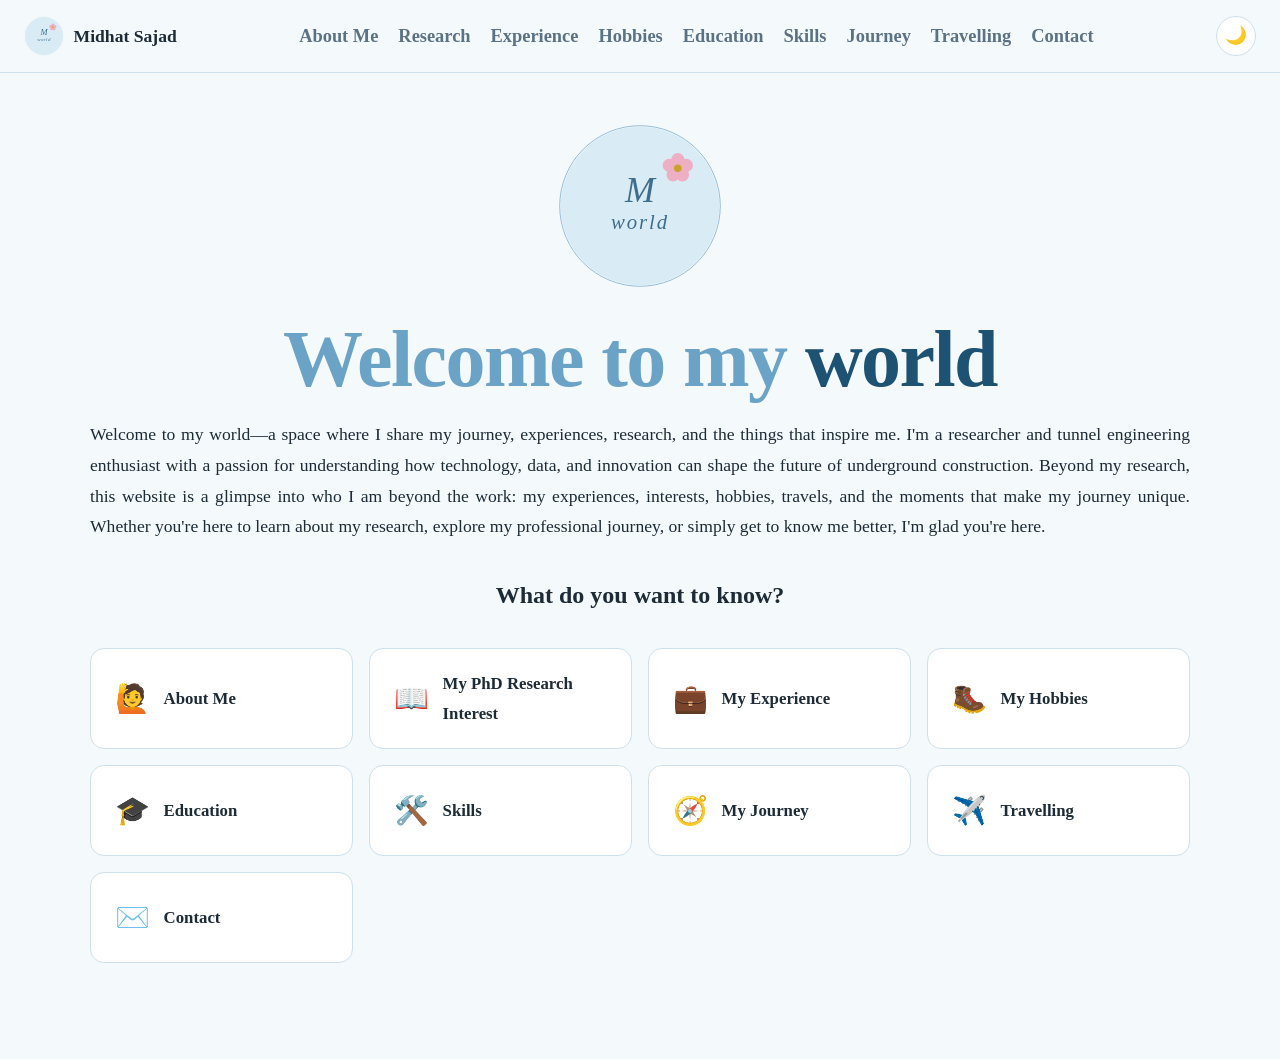
<file: index.html>
<!doctype html>
<html lang="en">
<head>
  <meta charset="utf-8">
  <meta name="viewport" content="width=device-width, initial-scale=1">
  <title>Midhat Sajad</title>
  <link rel="stylesheet" href="style.css">
  <link rel="icon" type="image/svg+xml" href="assets/logo.svg">
  <script src="assets/js/theme.js"></script>
</head>
<body>

  <nav class="site-nav">
    <a class="brand" href="index.html"><img src="assets/logo.svg" alt="" class="brand-logo" aria-hidden="true">Midhat Sajad</a>
    <ul>
      <li><a href="about.html">About Me</a></li>
      <li><a href="intro.html">Research</a></li>
      <li><a href="experience.html">Experience</a></li>
      <li><a href="hobbies.html">Hobbies</a></li>
      <li><a href="education.html">Education</a></li>
      <li><a href="skills.html">Skills</a></li>
      <li><a href="journey.html">Journey</a></li>
      <li><a href="travelling.html">Travelling</a></li>
      <li><a href="contact.html">Contact</a></li>
    </ul>
    <button class="theme-toggle" type="button" aria-label="Switch to dark mode">🌙</button>
  </nav>

  <header class="hero">
    <img src="assets/logo.svg" alt="Midhat Sajad monogram logo" class="hero-logo">
    <h1><span class="tone-1">Welcome to my</span> <span class="tone-2">world</span></h1>
    <p class="intro-copy">
      Welcome to my world&mdash;a space where I share my journey, experiences,
      research, and the things that inspire me. I'm a researcher and tunnel
      engineering enthusiast with a passion for understanding how technology,
      data, and innovation can shape the future of underground construction.
      Beyond my research, this website is a glimpse into who I am beyond the
      work: my experiences, interests, hobbies, travels, and the moments that
      make my journey unique. Whether you're here to learn about my research,
      explore my professional journey, or simply get to know me better, I'm
      glad you're here.
    </p>
    <p class="prompt">What do you want to know?</p>

    <div class="menu-grid">
      <a class="menu-card" href="about.html">
        <span class="emoji" aria-hidden="true">🙋</span>
        About Me
      </a>
      <a class="menu-card" href="intro.html">
        <span class="emoji" aria-hidden="true">📖</span>
        My PhD Research Interest
      </a>
      <a class="menu-card" href="experience.html">
        <span class="emoji" aria-hidden="true">💼</span>
        My Experience
      </a>
      <a class="menu-card" href="hobbies.html">
        <span class="emoji" aria-hidden="true">🥾</span>
        My Hobbies
      </a>
      <a class="menu-card" href="education.html">
        <span class="emoji" aria-hidden="true">🎓</span>
        Education
      </a>
      <a class="menu-card" href="skills.html">
        <span class="emoji" aria-hidden="true">🛠️</span>
        Skills
      </a>
      <a class="menu-card" href="journey.html">
        <span class="emoji" aria-hidden="true">🧭</span>
        My Journey
      </a>
      <a class="menu-card" href="travelling.html">
        <span class="emoji" aria-hidden="true">✈️</span>
        Travelling
      </a>
      <a class="menu-card" href="contact.html">
        <span class="emoji" aria-hidden="true">✉️</span>
        Contact
      </a>
    </div>
  </header>

</body>
</html>
</file>
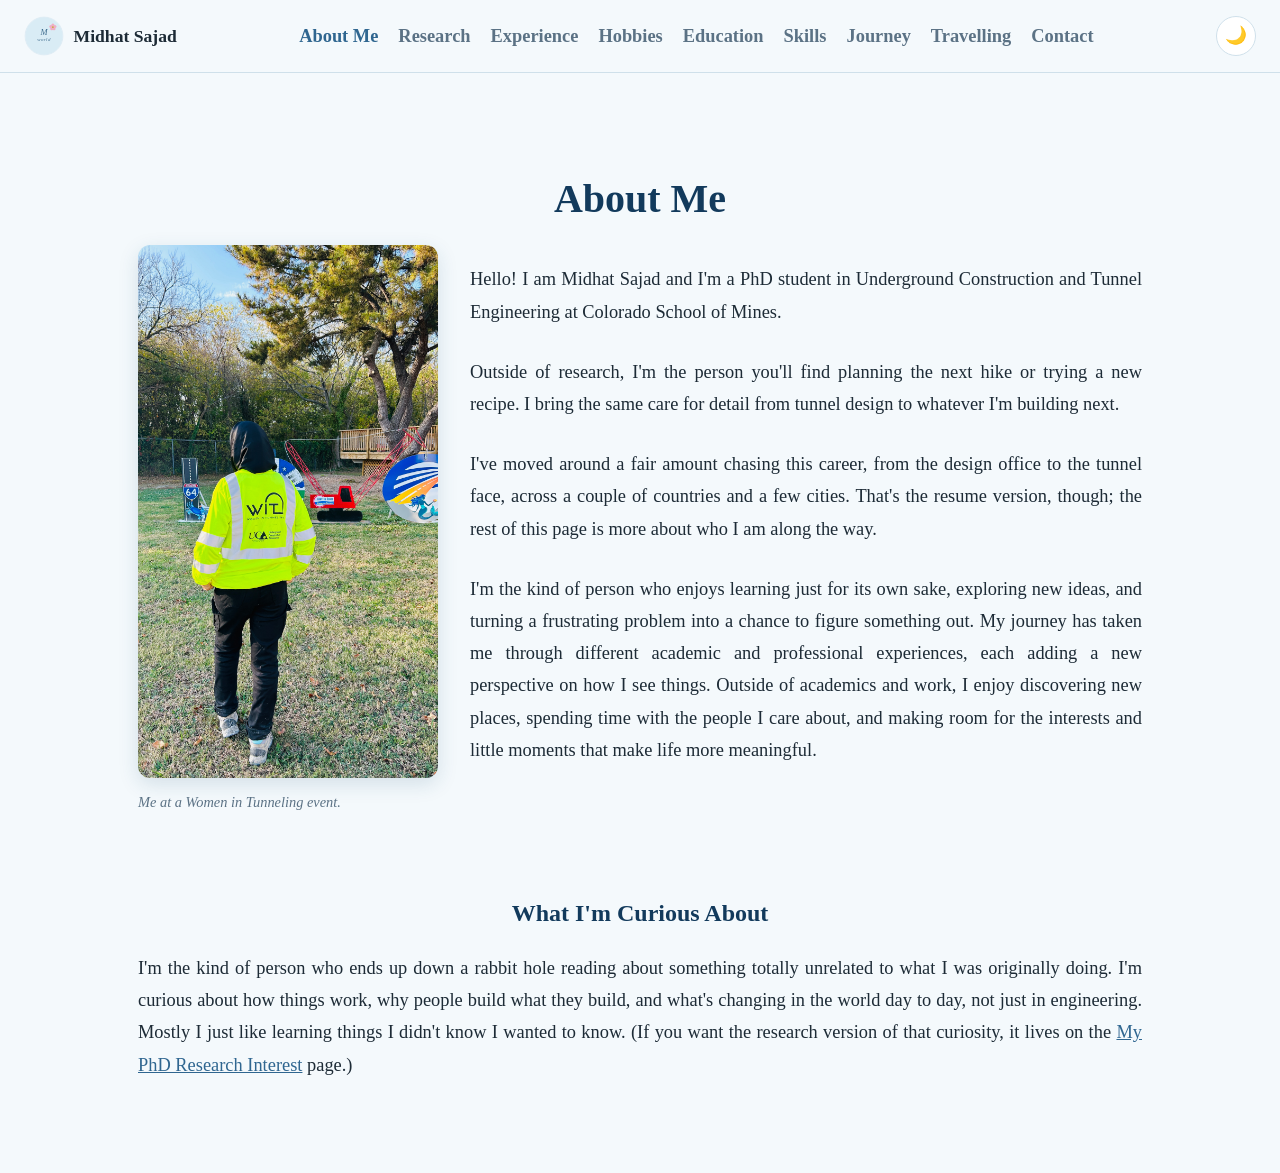
<file: about.html>
<!doctype html>
<html lang="en">
<head>
  <meta charset="utf-8">
  <meta name="viewport" content="width=device-width, initial-scale=1">
  <title>About Me · Midhat Sajad</title>
  <link rel="stylesheet" href="style.css">
  <link rel="icon" type="image/svg+xml" href="assets/logo.svg">
  <script src="assets/js/theme.js"></script>
</head>
<body>

  <nav class="site-nav">
    <a class="brand" href="index.html"><img src="assets/logo.svg" alt="" class="brand-logo" aria-hidden="true">Midhat Sajad</a>
    <ul>
      <li><a href="about.html" class="active">About Me</a></li>
      <li><a href="intro.html">Research</a></li>
      <li><a href="experience.html">Experience</a></li>
      <li><a href="hobbies.html">Hobbies</a></li>
      <li><a href="education.html">Education</a></li>
      <li><a href="skills.html">Skills</a></li>
      <li><a href="journey.html">Journey</a></li>
      <li><a href="travelling.html">Travelling</a></li>
      <li><a href="contact.html">Contact</a></li>
    </ul>
    <button class="theme-toggle" type="button" aria-label="Switch to dark mode">🌙</button>
  </nav>

  <main class="page">
    <section class="about">
      <h1>About Me</h1>

      <div class="about-content">
        <div class="profile-photo-wrap">
          <img
            src="assets/photos/WIT.jpg"
            alt="Midhat Sajad wearing a Women in Tunneling (WIT) high-visibility jacket at an underground construction industry event"
            class="profile-photo"
          >
          <p class="profile-photo-caption">Me at a Women in Tunneling event.</p>
        </div>

        <div class="about-text">
          <p>
            Hello! I am Midhat Sajad and I'm a PhD student in Underground
            Construction and Tunnel Engineering at Colorado School of Mines.
          </p>
          <p>
            Outside of research, I'm the person you'll find planning the next hike or
            trying a new recipe. I bring the same care for detail from tunnel design
            to whatever I'm building next.
          </p>
          <p>
            I've moved around a fair amount chasing this career, from the design
            office to the tunnel face, across a couple of countries and a few
            cities. That's the resume version, though; the rest of this page is
            more about who I am along the way.
          </p>
          <p>
            I'm the kind of person who enjoys learning just for its own sake,
            exploring new ideas, and turning a frustrating problem into a chance
            to figure something out. My journey has taken me through different
            academic and professional experiences, each adding a new perspective
            on how I see things. Outside of academics and work, I enjoy
            discovering new places, spending time with the people I care about,
            and making room for the interests and little moments that make life
            more meaningful.
          </p>
        </div>
      </div>
    </section>

    <section class="subsection">
      <h2>What I'm Curious About</h2>
      <p>
        I'm the kind of person who ends up down a rabbit hole reading about
        something totally unrelated to what I was originally doing. I'm
        curious about how things work, why people build what they build,
        and what's changing in the world day to day, not just in
        engineering. Mostly I just like learning things I didn't know I
        wanted to know. (If you want the research version of that curiosity,
        it lives on the <a href="intro.html">My PhD Research Interest</a> page.)
      </p>
    </section>
  </main>

</body>
</html>
</file>
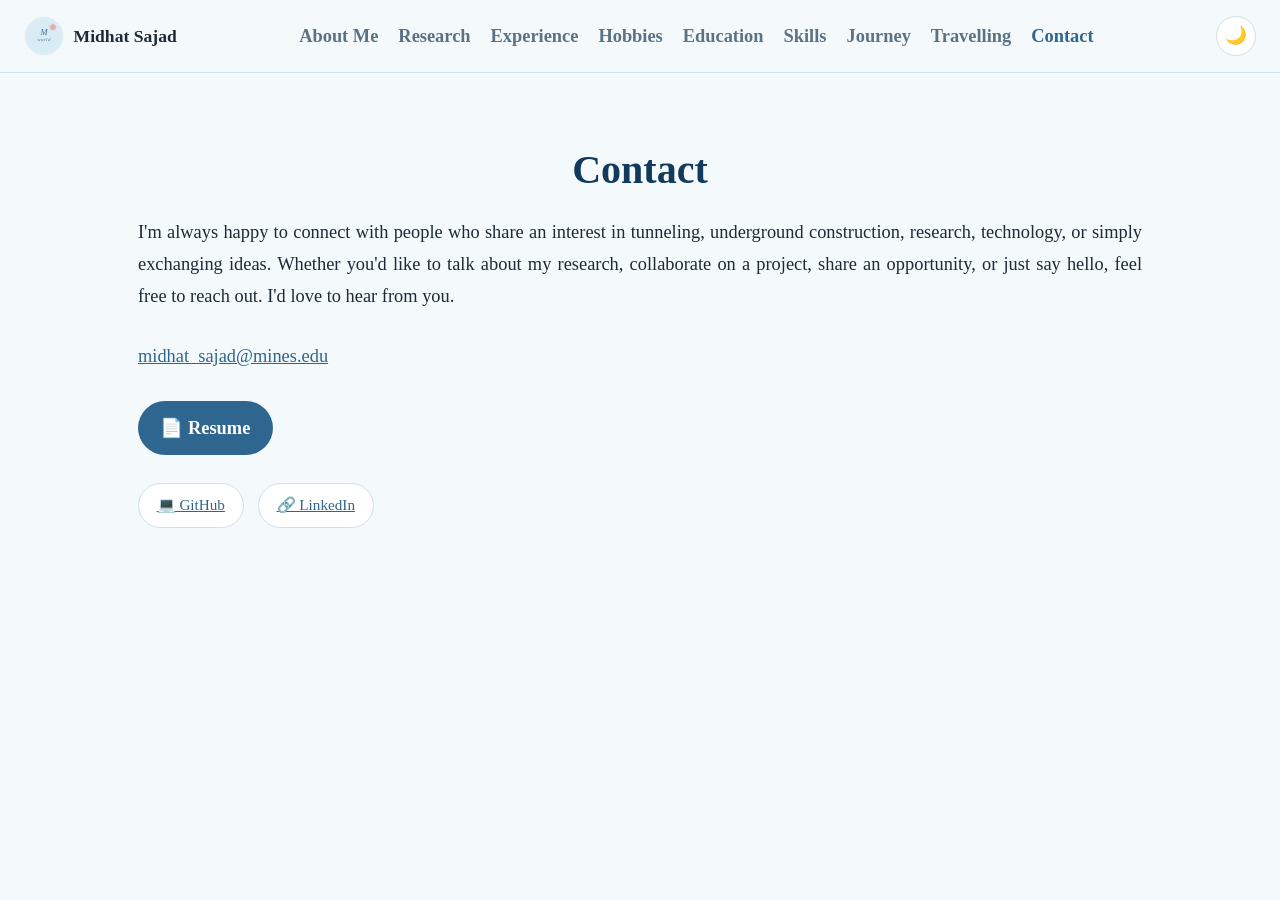
<file: contact.html>
<!doctype html>
<html lang="en">
<head>
  <meta charset="utf-8">
  <meta name="viewport" content="width=device-width, initial-scale=1">
  <title>Contact · Midhat Sajad</title>
  <link rel="stylesheet" href="style.css">
  <link rel="icon" type="image/svg+xml" href="assets/logo.svg">
  <script src="assets/js/theme.js"></script>
</head>
<body>

  <nav class="site-nav">
    <a class="brand" href="index.html"><img src="assets/logo.svg" alt="" class="brand-logo" aria-hidden="true">Midhat Sajad</a>
    <ul>
      <li><a href="about.html">About Me</a></li>
      <li><a href="intro.html">Research</a></li>
      <li><a href="experience.html">Experience</a></li>
      <li><a href="hobbies.html">Hobbies</a></li>
      <li><a href="education.html">Education</a></li>
      <li><a href="skills.html">Skills</a></li>
      <li><a href="journey.html">Journey</a></li>
      <li><a href="travelling.html">Travelling</a></li>
      <li><a href="contact.html" class="active">Contact</a></li>
    </ul>
    <button class="theme-toggle" type="button" aria-label="Switch to dark mode">🌙</button>
  </nav>

  <main class="page">
    <h1>Contact</h1>
    <p>
      I'm always happy to connect with people who share an interest in
      tunneling, underground construction, research, technology, or simply
      exchanging ideas. Whether you'd like to talk about my research,
      collaborate on a project, share an opportunity, or just say hello,
      feel free to reach out. I'd love to hear from you.
    </p>
    <p>
      <a href="mailto:midhat_sajad@mines.edu">midhat_sajad@mines.edu</a>
    </p>
    <p>
      <a class="btn" href="assets/SajadMidhat_Resume.pdf" target="_blank" rel="noopener">📄 Resume</a>
    </p>
    <ul class="little-things">
      <li><a href="https://github.com/midhatsajad" target="_blank" rel="noopener">💻 GitHub</a></li>
      <li><a href="https://www.linkedin.com/in/midhatsajad88" target="_blank" rel="noopener">🔗 LinkedIn</a></li>
    </ul>
  </main>

</body>
</html>
</file>
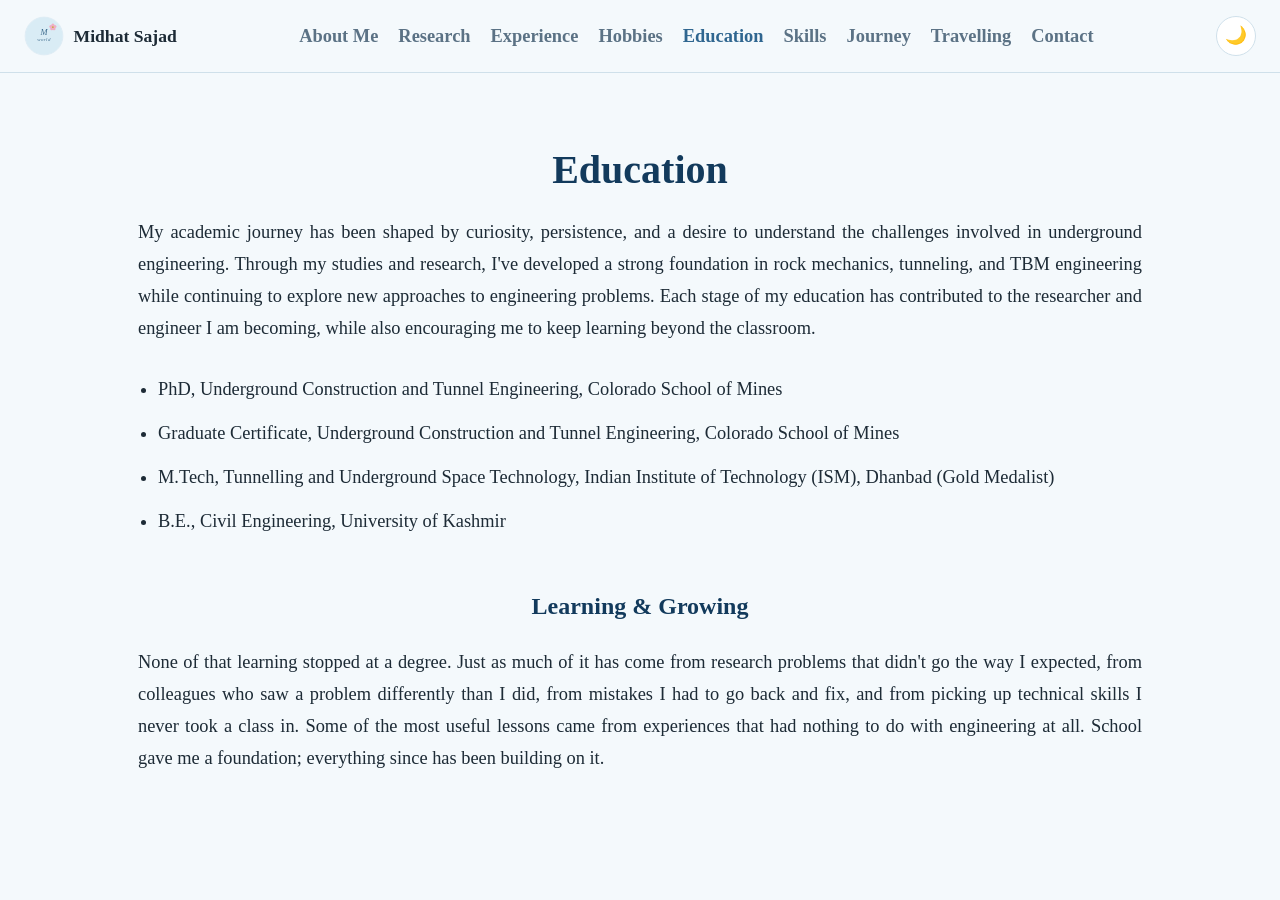
<file: education.html>
<!doctype html>
<html lang="en">
<head>
  <meta charset="utf-8">
  <meta name="viewport" content="width=device-width, initial-scale=1">
  <title>Education · Midhat Sajad</title>
  <link rel="stylesheet" href="style.css">
  <link rel="icon" type="image/svg+xml" href="assets/logo.svg">
  <script src="assets/js/theme.js"></script>
</head>
<body>

  <nav class="site-nav">
    <a class="brand" href="index.html"><img src="assets/logo.svg" alt="" class="brand-logo" aria-hidden="true">Midhat Sajad</a>
    <ul>
      <li><a href="about.html">About Me</a></li>
      <li><a href="intro.html">Research</a></li>
      <li><a href="experience.html">Experience</a></li>
      <li><a href="hobbies.html">Hobbies</a></li>
      <li><a href="education.html" class="active">Education</a></li>
      <li><a href="skills.html">Skills</a></li>
      <li><a href="journey.html">Journey</a></li>
      <li><a href="travelling.html">Travelling</a></li>
      <li><a href="contact.html">Contact</a></li>
    </ul>
    <button class="theme-toggle" type="button" aria-label="Switch to dark mode">🌙</button>
  </nav>

  <main class="page">
    <h1>Education</h1>
    <p class="page-intro">
      My academic journey has been shaped by curiosity, persistence, and a
      desire to understand the challenges involved in underground
      engineering. Through my studies and research, I've developed a strong
      foundation in rock mechanics, tunneling, and TBM engineering while
      continuing to explore new approaches to engineering problems. Each
      stage of my education has contributed to the researcher and engineer
      I am becoming, while also encouraging me to keep learning beyond the
      classroom.
    </p>
    <ul class="edu-list">
      <li>PhD, Underground Construction and Tunnel Engineering, Colorado School of Mines</li>
      <li>Graduate Certificate, Underground Construction and Tunnel Engineering, Colorado School of Mines</li>
      <li>M.Tech, Tunnelling and Underground Space Technology, Indian Institute of Technology (ISM), Dhanbad (Gold Medalist)</li>
      <li>B.E., Civil Engineering, University of Kashmir</li>
    </ul>

    <section class="subsection">
      <h2>Learning &amp; Growing</h2>
      <p>
        None of that learning stopped at a degree. Just as much of it has
        come from research problems that didn't go the way I expected, from
        colleagues who saw a problem differently than I did, from mistakes I
        had to go back and fix, and from picking up technical skills I never
        took a class in. Some of the most useful lessons came from
        experiences that had nothing to do with engineering at all. School
        gave me a foundation; everything since has been building on it.
      </p>
    </section>
  </main>

</body>
</html>
</file>
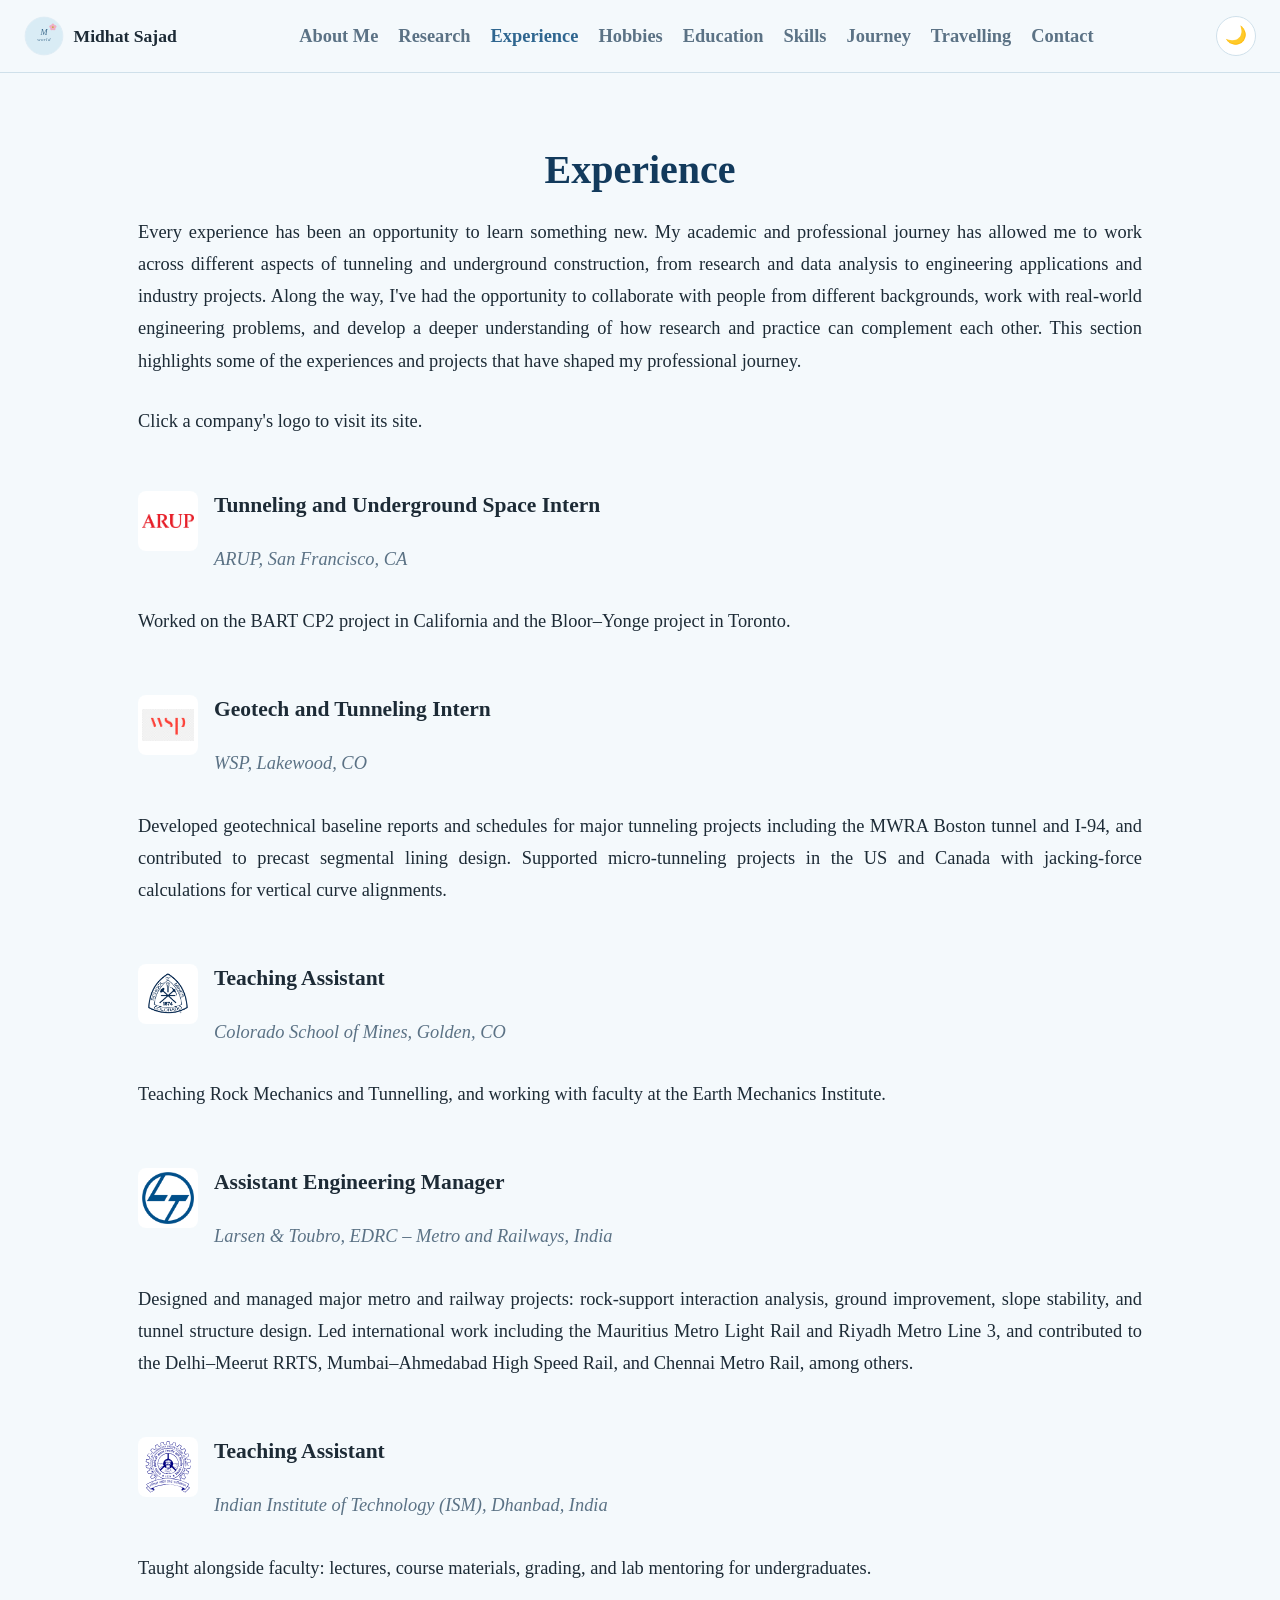
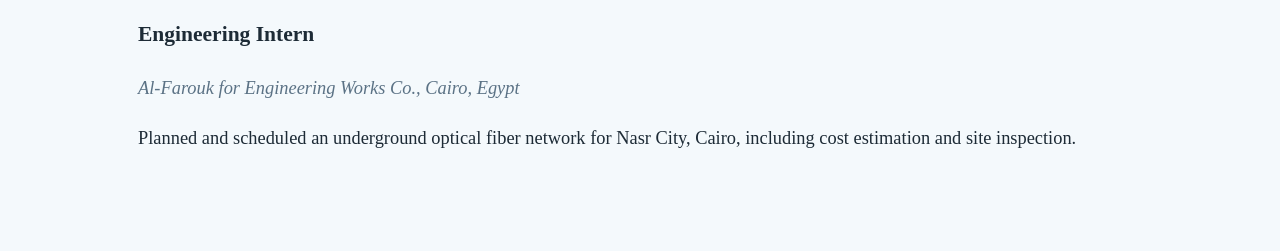
<file: experience.html>
<!doctype html>
<html lang="en">
<head>
  <meta charset="utf-8">
  <meta name="viewport" content="width=device-width, initial-scale=1">
  <title>Experience · Midhat Sajad</title>
  <link rel="stylesheet" href="style.css">
  <link rel="icon" type="image/svg+xml" href="assets/logo.svg">
  <script src="assets/js/theme.js"></script>
</head>
<body>

  <nav class="site-nav">
    <a class="brand" href="index.html"><img src="assets/logo.svg" alt="" class="brand-logo" aria-hidden="true">Midhat Sajad</a>
    <ul>
      <li><a href="about.html">About Me</a></li>
      <li><a href="intro.html">Research</a></li>
      <li><a href="experience.html" class="active">Experience</a></li>
      <li><a href="hobbies.html">Hobbies</a></li>
      <li><a href="education.html">Education</a></li>
      <li><a href="skills.html">Skills</a></li>
      <li><a href="journey.html">Journey</a></li>
      <li><a href="travelling.html">Travelling</a></li>
      <li><a href="contact.html">Contact</a></li>
    </ul>
    <button class="theme-toggle" type="button" aria-label="Switch to dark mode">🌙</button>
  </nav>

  <main class="page">
    <h1>Experience</h1>
    <p class="page-intro">
      Every experience has been an opportunity to learn something new. My
      academic and professional journey has allowed me to work across
      different aspects of tunneling and underground construction, from
      research and data analysis to engineering applications and industry
      projects. Along the way, I've had the opportunity to collaborate with
      people from different backgrounds, work with real-world engineering
      problems, and develop a deeper understanding of how research and
      practice can complement each other. This section highlights some of
      the experiences and projects that have shaped my professional journey.
    </p>
    <p>Click a company's logo to visit its site.</p>

    <article class="entry">
      <div class="entry-header">
        <a href="https://www.arup.com" target="_blank" rel="noopener">
          <img src="assets/logos/Arup_Red_RGB.png" alt="Arup logo" class="company-logo">
        </a>
        <div>
          <h3>Tunneling and Underground Space Intern</h3>
          <p class="entry-meta">ARUP, San Francisco, CA</p>
        </div>
      </div>
      <p>Worked on the BART CP2 project in California and the Bloor&ndash;Yonge project in Toronto.</p>
    </article>

    <article class="entry">
      <div class="entry-header">
        <a href="https://www.wsp.com" target="_blank" rel="noopener">
          <img src="assets/logos/WSP_Red_RGB.png" alt="WSP logo" class="company-logo">
        </a>
        <div>
          <h3>Geotech and Tunneling Intern</h3>
          <p class="entry-meta">WSP, Lakewood, CO</p>
        </div>
      </div>
      <p>
        Developed geotechnical baseline reports and schedules for major
        tunneling projects including the MWRA Boston tunnel and I-94, and
        contributed to precast segmental lining design. Supported
        micro-tunneling projects in the US and Canada with jacking-force
        calculations for vertical curve alignments.
      </p>
    </article>

    <article class="entry">
      <div class="entry-header">
        <a href="https://www.mines.edu" target="_blank" rel="noopener">
          <img src="assets/logos/CSM.png" alt="Colorado School of Mines logo" class="company-logo">
        </a>
        <div>
          <h3>Teaching Assistant</h3>
          <p class="entry-meta">Colorado School of Mines, Golden, CO</p>
        </div>
      </div>
      <p>Teaching Rock Mechanics and Tunnelling, and working with faculty at the Earth Mechanics Institute.</p>
    </article>

    <article class="entry">
      <div class="entry-header">
        <a href="https://www.larsentoubro.com" target="_blank" rel="noopener">
          <img src="assets/logos/LnT.png" alt="Larsen & Toubro logo" class="company-logo">
        </a>
        <div>
          <h3>Assistant Engineering Manager</h3>
          <p class="entry-meta">Larsen &amp; Toubro, EDRC &ndash; Metro and Railways, India</p>
        </div>
      </div>
      <p>
        Designed and managed major metro and railway projects: rock-support
        interaction analysis, ground improvement, slope stability, and
        tunnel structure design. Led international work including the
        Mauritius Metro Light Rail and Riyadh Metro Line 3, and contributed
        to the Delhi&ndash;Meerut RRTS, Mumbai&ndash;Ahmedabad High Speed
        Rail, and Chennai Metro Rail, among others.
      </p>
    </article>

    <article class="entry">
      <div class="entry-header">
        <a href="https://www.iitism.ac.in" target="_blank" rel="noopener">
          <img src="assets/logos/IIT-ISM.svg" alt="IIT (ISM) Dhanbad logo" class="company-logo">
        </a>
        <div>
          <h3>Teaching Assistant</h3>
          <p class="entry-meta">Indian Institute of Technology (ISM), Dhanbad, India</p>
        </div>
      </div>
      <p>Taught alongside faculty: lectures, course materials, grading, and lab mentoring for undergraduates.</p>
    </article>

    <article class="entry">
      <h3>Engineering Intern</h3>
      <p class="entry-meta">Al-Farouk for Engineering Works Co., Cairo, Egypt</p>
      <p>Planned and scheduled an underground optical fiber network for Nasr City, Cairo, including cost estimation and site inspection.</p>
    </article>
  </main>

</body>
</html>
</file>
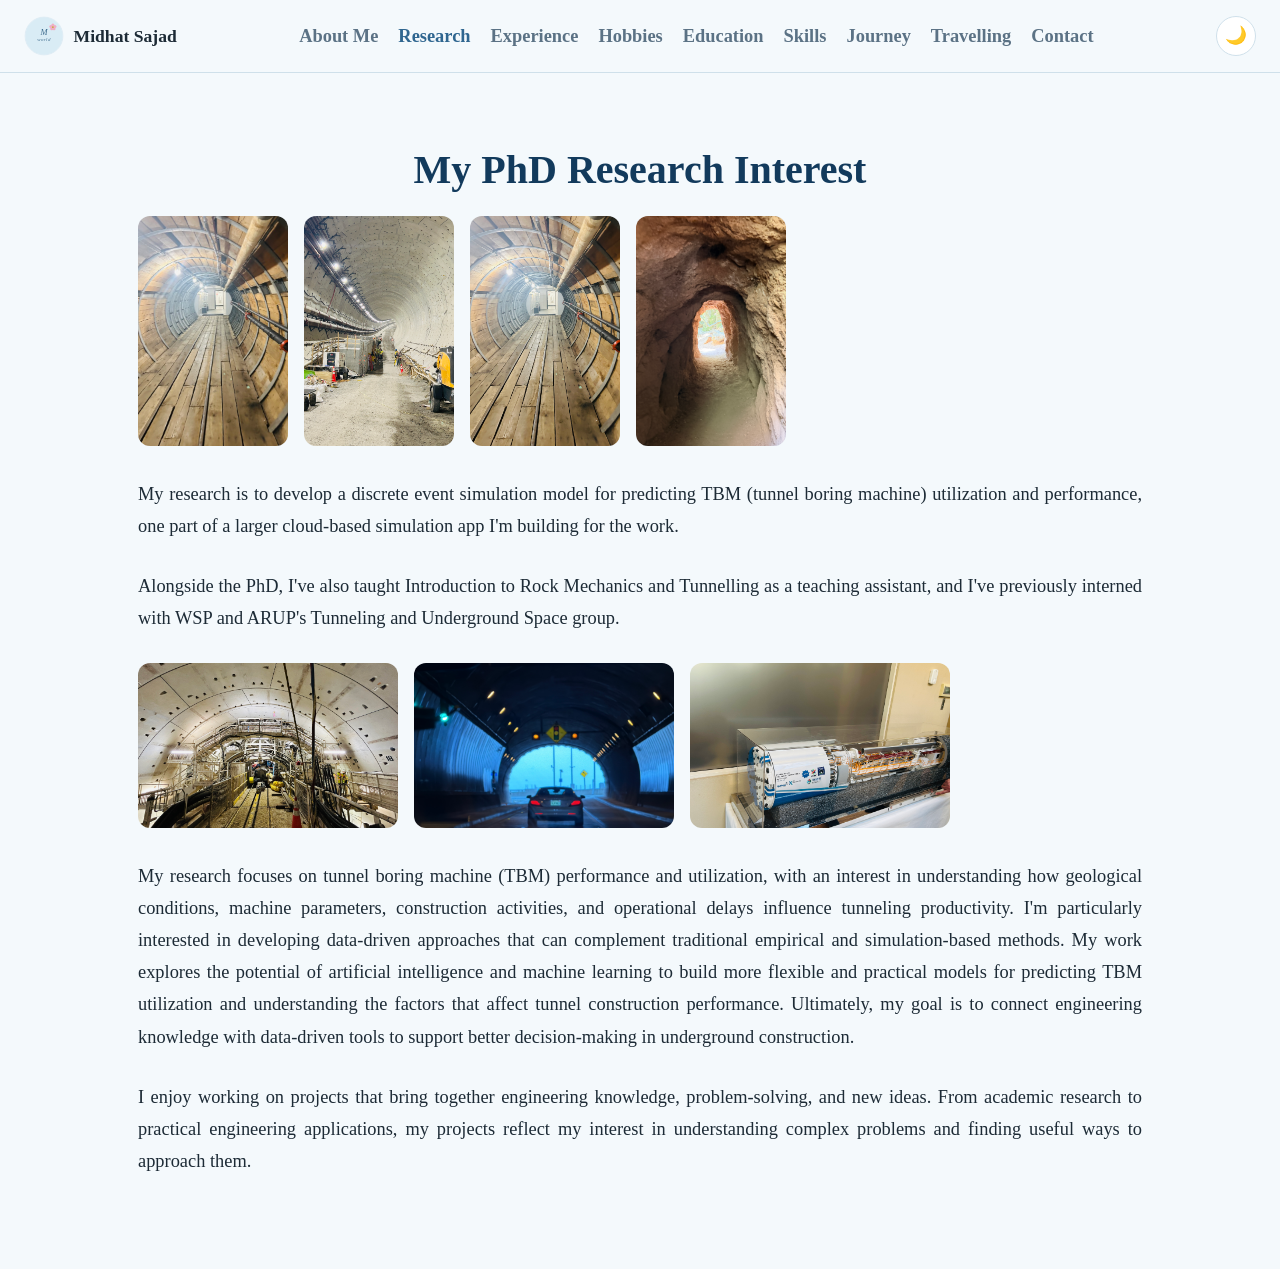
<file: intro.html>
<!doctype html>
<html lang="en">
<head>
  <meta charset="utf-8">
  <meta name="viewport" content="width=device-width, initial-scale=1">
  <title>My PhD Research Interest · Midhat Sajad</title>
  <link rel="stylesheet" href="style.css">
  <link rel="icon" type="image/svg+xml" href="assets/logo.svg">
  <script src="assets/js/theme.js"></script>
</head>
<body>

  <nav class="site-nav">
    <a class="brand" href="index.html"><img src="assets/logo.svg" alt="" class="brand-logo" aria-hidden="true">Midhat Sajad</a>
    <ul>
      <li><a href="about.html">About Me</a></li>
      <li><a href="intro.html" class="active">Research</a></li>
      <li><a href="experience.html">Experience</a></li>
      <li><a href="hobbies.html">Hobbies</a></li>
      <li><a href="education.html">Education</a></li>
      <li><a href="skills.html">Skills</a></li>
      <li><a href="journey.html">Journey</a></li>
      <li><a href="travelling.html">Travelling</a></li>
      <li><a href="contact.html">Contact</a></li>
    </ul>
    <button class="theme-toggle" type="button" aria-label="Switch to dark mode">🌙</button>
  </nav>

  <main class="page">
    <h1>My PhD Research Interest</h1>

    <div class="photo-row vertical">
      <img
        src="assets/photos/intro-photo.jpg"
        alt="Inside a timber-lined tunnel"
        class="intro-photo"
      >
      <img
        src="assets/TBM/IMG_7486.jpg"
        alt="Inside a TBM-bored tunnel, precast concrete lining segments and construction crew at work"
        class="intro-photo"
      >
      <img
        src="assets/photos/IMG_7834.jpg"
        alt="Looking down a wooden mine-shaft tunnel"
        class="intro-photo"
      >
      <img
        src="assets/TBM/IMG_9669.jpg"
        alt="Looking through a small excavated rock tunnel toward daylight"
        class="intro-photo"
      >
    </div>

    <p>
      My research is to develop a discrete event simulation model for
      predicting TBM (tunnel boring machine) utilization and performance,
      one part of a larger cloud-based simulation app I'm building for the
      work.
    </p>
    <p>
      Alongside the PhD, I've also taught Introduction to Rock Mechanics and
      Tunnelling as a teaching assistant, and I've previously interned with
      WSP and ARUP's Tunneling and Underground Space group.
    </p>

    <div class="photo-row horizontal">
      <img
        src="assets/TBM/IMG_7523.jpg"
        alt="Inside the trailing gear of a tunnel boring machine, with crew members on the gantry"
        class="intro-photo"
      >
      <img
        src="assets/TBM/IMG_7914.jpg"
        alt="Driving out through a tunnel portal at dusk"
        class="intro-photo"
      >
      <img
        src="assets/TBM/IMG_7772.jpg"
        alt="A cutaway scale model of a Robbins TBM from the Mumbai Metro Rail Project, Line 3"
        class="intro-photo"
      >
    </div>

    <p>
      My research focuses on tunnel boring machine (TBM) performance and
      utilization, with an interest in understanding how geological
      conditions, machine parameters, construction activities, and
      operational delays influence tunneling productivity. I'm particularly
      interested in developing data-driven approaches that can complement
      traditional empirical and simulation-based methods. My work explores
      the potential of artificial intelligence and machine learning to build
      more flexible and practical models for predicting TBM utilization and
      understanding the factors that affect tunnel construction performance.
      Ultimately, my goal is to connect engineering knowledge with
      data-driven tools to support better decision-making in underground
      construction.
    </p>
    <p>
      I enjoy working on projects that bring together engineering knowledge,
      problem-solving, and new ideas. From academic research to practical
      engineering applications, my projects reflect my interest in
      understanding complex problems and finding useful ways to approach
      them.
    </p>
  </main>

</body>
</html>
</file>
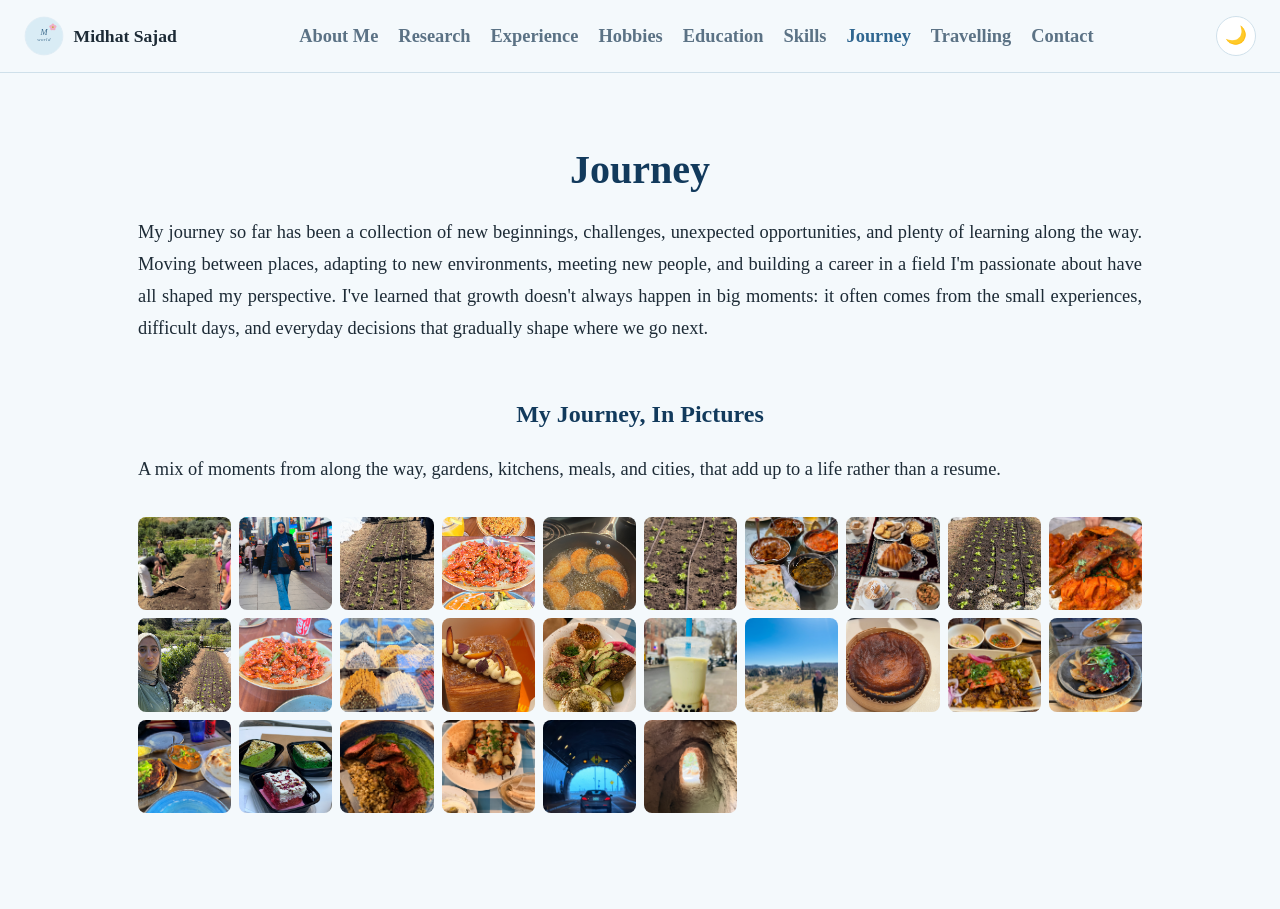
<file: journey.html>
<!doctype html>
<html lang="en">
<head>
  <meta charset="utf-8">
  <meta name="viewport" content="width=device-width, initial-scale=1">
  <title>Journey · Midhat Sajad</title>
  <link rel="stylesheet" href="style.css">
  <link rel="icon" type="image/svg+xml" href="assets/logo.svg">
  <script src="assets/js/theme.js"></script>
</head>
<body>

  <nav class="site-nav">
    <a class="brand" href="index.html"><img src="assets/logo.svg" alt="" class="brand-logo" aria-hidden="true">Midhat Sajad</a>
    <ul>
      <li><a href="about.html">About Me</a></li>
      <li><a href="intro.html">Research</a></li>
      <li><a href="experience.html">Experience</a></li>
      <li><a href="hobbies.html">Hobbies</a></li>
      <li><a href="education.html">Education</a></li>
      <li><a href="skills.html">Skills</a></li>
      <li><a href="journey.html" class="active">Journey</a></li>
      <li><a href="travelling.html">Travelling</a></li>
      <li><a href="contact.html">Contact</a></li>
    </ul>
    <button class="theme-toggle" type="button" aria-label="Switch to dark mode">🌙</button>
  </nav>

  <main class="page">
    <h1>Journey</h1>
    <p>
      My journey so far has been a collection of new beginnings, challenges,
      unexpected opportunities, and plenty of learning along the way. Moving
      between places, adapting to new environments, meeting new people, and
      building a career in a field I'm passionate about have all shaped my
      perspective. I've learned that growth doesn't always happen in big
      moments: it often comes from the small experiences, difficult days,
      and everyday decisions that gradually shape where we go next.
    </p>

    <section class="subsection">
      <h2>My Journey, In Pictures</h2>
      <p>
        A mix of moments from along the way, gardens, kitchens, meals, and
        cities, that add up to a life rather than a resume.
      </p>
      <div class="journey-collage">
        <img src="assets/Gardening/IMG_8162.JPG" alt="Working a garden row with a group during a volunteer gardening day" loading="lazy">
        <img src="assets/photos/DSC03463.jpg" alt="Walking through Times Square, New York City" loading="lazy">
        <img src="assets/Gardening/IMG_8163.JPG" alt="Wide rows of young lettuce seedlings in a community garden" loading="lazy">
        <img src="assets/Food/41A23549-6CA2-40DB-97C8-7BC66FEC1A57.JPG" alt="A bowl of spiced rice served with mimosas and lemonade" loading="lazy">
        <img src="assets/Cooking/IMG_9569.jpg" alt="Dumplings frying golden brown in a pan of oil" loading="lazy">
        <img src="assets/Gardening/IMG_8164.JPG" alt="Close-up of lettuce seedlings sprouting in dark garden soil" loading="lazy">
        <img src="assets/Food/d94449bc-f99e-40d0-9b44-eae92143d9ba.JPG" alt="A plate of spicy sesame chicken strips" loading="lazy">
        <img src="assets/Cooking/IMG_9867%202.jpg" alt="A spread of tea, croissant, cookies, and nuts on a decorative rug" loading="lazy">
        <img src="assets/Gardening/IMG_8166.JPG" alt="Lettuce seedling rows bordered by white yarrow flowers" loading="lazy">
        <img src="assets/Food/IMG_0594.JPG" alt="A plate of curry, mashed potatoes, and roasted vegetables" loading="lazy">
        <img src="assets/Gardening/IMG_8168.JPG" alt="Midhat Sajad taking a selfie in a community garden among lettuce rows" loading="lazy">
        <img src="assets/Food/IMG_0759.jpg" alt="Sharing a plate of grilled chicken and rice with family" loading="lazy">
        <img src="assets/Food/IMG_1160.JPG" alt="Bowls of Indian curry served with naan bread" loading="lazy">
        <img src="assets/Food/IMG_7653.JPG" alt="A display case of Turkish delight in a candy shop" loading="lazy">
        <img src="assets/Food/IMG_9725.jpg" alt="A Middle Eastern mezze platter with hummus, labneh, and falafel" loading="lazy">
        <img src="assets/Food/IMG_2883.jpg" alt="Bubble tea with boba pearls, held up on a city street" loading="lazy">
        <img src="assets/Food/IMG_4408.jpg" alt="Walking a trail among Joshua trees in the desert" loading="lazy">
        <img src="assets/Food/IMG_7654.JPG" alt="A burnt Basque cheesecake in a wooden baking mold" loading="lazy">
        <img src="assets/Food/IMG_8059.JPG" alt="A kebab platter with rice, hummus, and muhammara dips" loading="lazy">
        <img src="assets/Food/IMG_9164.JPG" alt="A sizzling kebab patty with onions, served alongside a curry dish" loading="lazy">
        <img src="assets/Food/IMG_9173.JPG" alt="A kebab platter with rice, curry, and warm naan" loading="lazy">
        <img src="assets/Food/IMG_9225.JPG" alt="Three slices of cake: pistachio, green, and rose" loading="lazy">
        <img src="assets/Food/IMG_9728.jpg" alt="Grilled steak slices served with a green herb sauce and bulgur" loading="lazy">
        <img src="assets/Food/IMG_9729.jpg" alt="Chicken skewers with cheese sauce, rice, pita, and hummus" loading="lazy">
        <img src="assets/TBM/IMG_7914.jpg" alt="Driving out through a tunnel portal at dusk" loading="lazy">
        <img src="assets/TBM/IMG_9669.jpg" alt="Looking through a small excavated rock tunnel toward daylight" loading="lazy">
      </div>
    </section>
  </main>

</body>
</html>
</file>
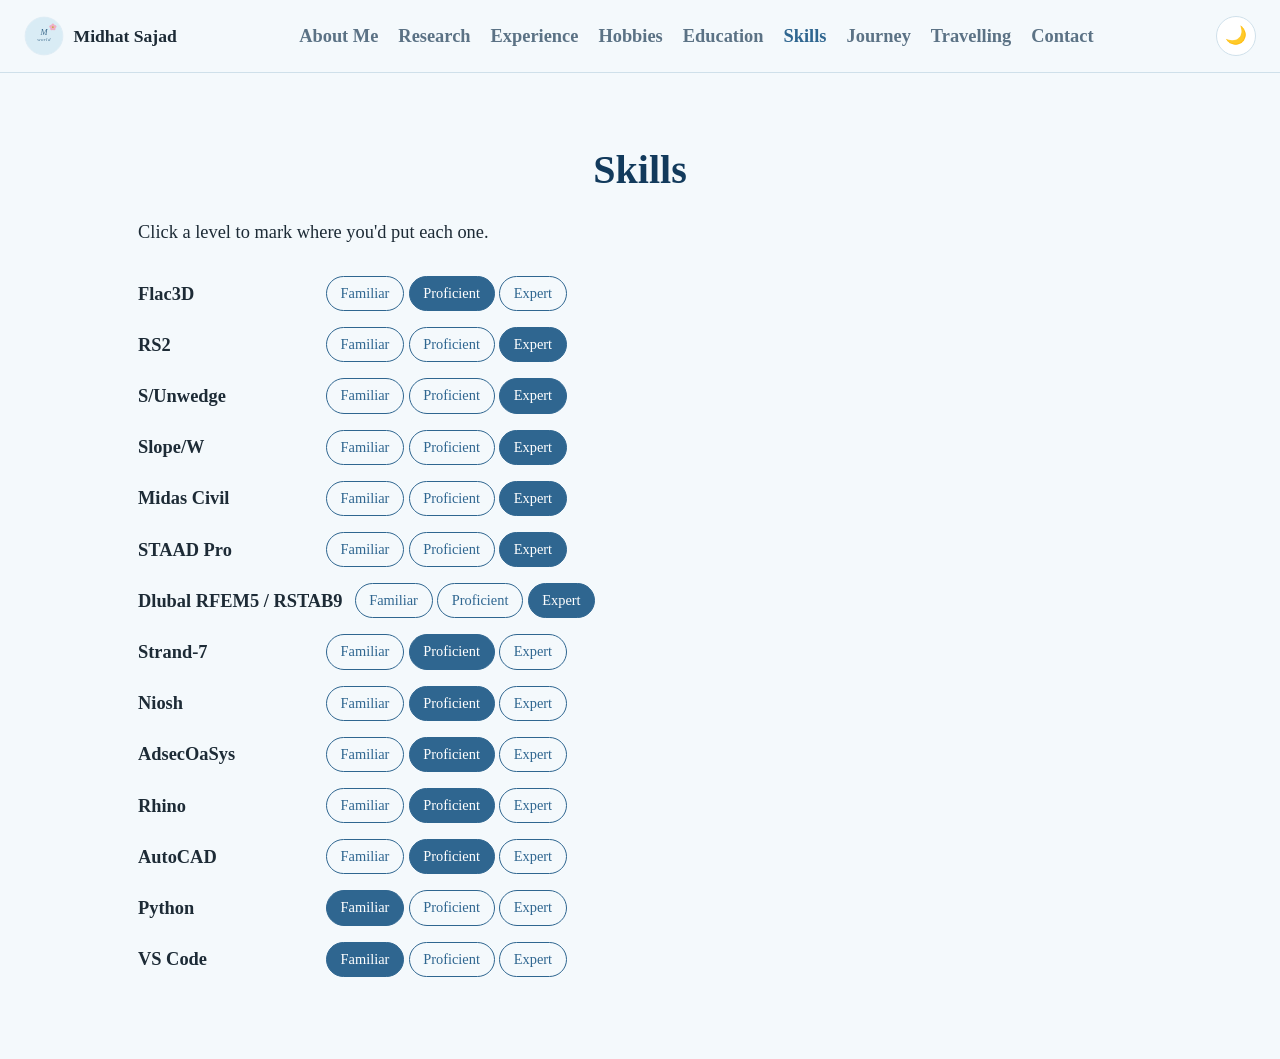
<file: skills.html>
<!doctype html>
<html lang="en">
<head>
  <meta charset="utf-8">
  <meta name="viewport" content="width=device-width, initial-scale=1">
  <title>Skills · Midhat Sajad</title>
  <link rel="stylesheet" href="style.css">
  <link rel="icon" type="image/svg+xml" href="assets/logo.svg">
  <script src="assets/js/theme.js"></script>
</head>
<body>

  <nav class="site-nav">
    <a class="brand" href="index.html"><img src="assets/logo.svg" alt="" class="brand-logo" aria-hidden="true">Midhat Sajad</a>
    <ul>
      <li><a href="about.html">About Me</a></li>
      <li><a href="intro.html">Research</a></li>
      <li><a href="experience.html">Experience</a></li>
      <li><a href="hobbies.html">Hobbies</a></li>
      <li><a href="education.html">Education</a></li>
      <li><a href="skills.html" class="active">Skills</a></li>
      <li><a href="journey.html">Journey</a></li>
      <li><a href="travelling.html">Travelling</a></li>
      <li><a href="contact.html">Contact</a></li>
    </ul>
    <button class="theme-toggle" type="button" aria-label="Switch to dark mode">🌙</button>
  </nav>

  <main class="page">
    <h1>Skills</h1>
    <p>Click a level to mark where you'd put each one.</p>
    <ul class="skill-list">
      <li class="skill">
        <span class="skill-name">Flac3D</span>
        <span class="level-buttons" role="group" aria-label="Skill level for Flac3D">
          <button type="button" class="level-btn" data-level="Familiar">Familiar</button>
          <button type="button" class="level-btn active" data-level="Proficient">Proficient</button>
          <button type="button" class="level-btn" data-level="Expert">Expert</button>
        </span>
      </li>
      <li class="skill">
        <span class="skill-name">RS2</span>
        <span class="level-buttons" role="group" aria-label="Skill level for RS2">
          <button type="button" class="level-btn" data-level="Familiar">Familiar</button>
          <button type="button" class="level-btn" data-level="Proficient">Proficient</button>
          <button type="button" class="level-btn active" data-level="Expert">Expert</button>
        </span>
      </li>
      <li class="skill">
        <span class="skill-name">S/Unwedge</span>
        <span class="level-buttons" role="group" aria-label="Skill level for S/Unwedge">
          <button type="button" class="level-btn" data-level="Familiar">Familiar</button>
          <button type="button" class="level-btn" data-level="Proficient">Proficient</button>
          <button type="button" class="level-btn active" data-level="Expert">Expert</button>
        </span>
      </li>
      <li class="skill">
        <span class="skill-name">Slope/W</span>
        <span class="level-buttons" role="group" aria-label="Skill level for Slope/W">
          <button type="button" class="level-btn" data-level="Familiar">Familiar</button>
          <button type="button" class="level-btn" data-level="Proficient">Proficient</button>
          <button type="button" class="level-btn active" data-level="Expert">Expert</button>
        </span>
      </li>
      <li class="skill">
        <span class="skill-name">Midas Civil</span>
        <span class="level-buttons" role="group" aria-label="Skill level for Midas Civil">
          <button type="button" class="level-btn" data-level="Familiar">Familiar</button>
          <button type="button" class="level-btn" data-level="Proficient">Proficient</button>
          <button type="button" class="level-btn active" data-level="Expert">Expert</button>
        </span>
      </li>
      <li class="skill">
        <span class="skill-name">STAAD Pro</span>
        <span class="level-buttons" role="group" aria-label="Skill level for STAAD Pro">
          <button type="button" class="level-btn" data-level="Familiar">Familiar</button>
          <button type="button" class="level-btn" data-level="Proficient">Proficient</button>
          <button type="button" class="level-btn active" data-level="Expert">Expert</button>
        </span>
      </li>
      <li class="skill">
        <span class="skill-name">Dlubal RFEM5 / RSTAB9</span>
        <span class="level-buttons" role="group" aria-label="Skill level for Dlubal RFEM5 / RSTAB9">
          <button type="button" class="level-btn" data-level="Familiar">Familiar</button>
          <button type="button" class="level-btn" data-level="Proficient">Proficient</button>
          <button type="button" class="level-btn active" data-level="Expert">Expert</button>
        </span>
      </li>
      <li class="skill">
        <span class="skill-name">Strand-7</span>
        <span class="level-buttons" role="group" aria-label="Skill level for Strand-7">
          <button type="button" class="level-btn" data-level="Familiar">Familiar</button>
          <button type="button" class="level-btn active" data-level="Proficient">Proficient</button>
          <button type="button" class="level-btn" data-level="Expert">Expert</button>
        </span>
      </li>
      <li class="skill">
        <span class="skill-name">Niosh</span>
        <span class="level-buttons" role="group" aria-label="Skill level for Niosh">
          <button type="button" class="level-btn" data-level="Familiar">Familiar</button>
          <button type="button" class="level-btn active" data-level="Proficient">Proficient</button>
          <button type="button" class="level-btn" data-level="Expert">Expert</button>
        </span>
      </li>
      <li class="skill">
        <span class="skill-name">AdsecOaSys</span>
        <span class="level-buttons" role="group" aria-label="Skill level for AdsecOaSys">
          <button type="button" class="level-btn" data-level="Familiar">Familiar</button>
          <button type="button" class="level-btn active" data-level="Proficient">Proficient</button>
          <button type="button" class="level-btn" data-level="Expert">Expert</button>
        </span>
      </li>
      <li class="skill">
        <span class="skill-name">Rhino</span>
        <span class="level-buttons" role="group" aria-label="Skill level for Rhino">
          <button type="button" class="level-btn" data-level="Familiar">Familiar</button>
          <button type="button" class="level-btn active" data-level="Proficient">Proficient</button>
          <button type="button" class="level-btn" data-level="Expert">Expert</button>
        </span>
      </li>
      <li class="skill">
        <span class="skill-name">AutoCAD</span>
        <span class="level-buttons" role="group" aria-label="Skill level for AutoCAD">
          <button type="button" class="level-btn" data-level="Familiar">Familiar</button>
          <button type="button" class="level-btn active" data-level="Proficient">Proficient</button>
          <button type="button" class="level-btn" data-level="Expert">Expert</button>
        </span>
      </li>
      <li class="skill">
        <span class="skill-name">Python</span>
        <span class="level-buttons" role="group" aria-label="Skill level for Python">
          <button type="button" class="level-btn active" data-level="Familiar">Familiar</button>
          <button type="button" class="level-btn" data-level="Proficient">Proficient</button>
          <button type="button" class="level-btn" data-level="Expert">Expert</button>
        </span>
      </li>
      <li class="skill">
        <span class="skill-name">VS Code</span>
        <span class="level-buttons" role="group" aria-label="Skill level for VS Code">
          <button type="button" class="level-btn active" data-level="Familiar">Familiar</button>
          <button type="button" class="level-btn" data-level="Proficient">Proficient</button>
          <button type="button" class="level-btn" data-level="Expert">Expert</button>
        </span>
      </li>
    </ul>
  </main>

  <script>
    document.querySelectorAll('.skill').forEach(function (skill) {
      skill.querySelectorAll('.level-btn').forEach(function (btn) {
        btn.addEventListener('click', function () {
          skill.querySelectorAll('.level-btn').forEach(function (b) {
            b.classList.remove('active');
          });
          btn.classList.add('active');
        });
      });
    });
  </script>

</body>
</html>
</file>
<file: style.css>
/* Theme tokens: light is the default, dark overrides via [data-theme="dark"]
   on <html>, set by assets/js/theme.js and persisted in localStorage. */
:root {
  color-scheme: light;

  /* Very light blue-white palette drawn from the site logo's pastel-blue
     ring and fill. The background stays almost white, with blue reserved
     for headings, accents, borders, and hover states. */
  --bg: #f4f9fc;
  --text: #1d2b36;
  --text-soft: #5b7285;
  --accent: #2f6690;
  --accent-2: #6ba3c7;
  --accent-black: #123a5c;
  --card-bg: #ffffff;
  --card-border: #cfe0ea;
  --nav-bg: rgba(244, 249, 252, 0.9);
}

:root[data-theme="dark"] {
  color-scheme: dark;

  --bg: #0f1b24;
  --text: #e6f0f6;
  --text-soft: #9fb7c7;
  --accent: #7ec1e8;
  --accent-2: #9fd0ea;
  --accent-black: #eef6fb;
  --card-bg: #16283a;
  --card-border: #274157;
  --nav-bg: rgba(15, 27, 36, 0.9);
}

* {
  box-sizing: border-box;
}

body {
  font-family: "Times New Roman", Times, Georgia, serif;
  margin: 0;
  line-height: 1.75;
  font-size: 1.15rem;
  background-color: var(--bg);
  color: var(--text);
}

a {
  color: var(--accent);
}

/* Site nav, present on every page */

.site-nav {
  position: sticky;
  top: 0;
  z-index: 10;
  display: flex;
  flex-wrap: wrap;
  align-items: center;
  justify-content: space-between;
  gap: 1rem;
  padding: 1rem 1.5rem;
  background: var(--nav-bg);
  backdrop-filter: blur(6px);
  border-bottom: 1px solid var(--card-border);
}

.site-nav .brand {
  display: flex;
  align-items: center;
  gap: 0.6rem;
  font-weight: 800;
  color: var(--text);
  text-decoration: none;
  font-size: 1.1rem;
}

.brand-logo {
  width: 40px;
  height: 40px;
  flex-shrink: 0;
}

.hero-logo {
  width: 170px;
  height: 170px;
  margin-bottom: 1.5rem;
}

.hero .intro-copy {
  font-size: 1.1rem;
  width: 100%;
  max-width: 1100px;
  margin: 0 0 2rem;
  text-align: justify;
  text-align-last: left;
}

.site-nav ul {
  list-style: none;
  display: flex;
  flex-wrap: wrap;
  gap: 1.25rem;
  margin: 0;
  padding: 0;
}

.site-nav a {
  text-decoration: none;
  color: var(--text-soft);
  font-weight: 600;
}

.site-nav a:hover,
.site-nav a.active {
  color: var(--accent);
}

.theme-toggle {
  font: inherit;
  font-size: 1.1rem;
  line-height: 1;
  border: 1px solid var(--card-border);
  background: var(--card-bg);
  color: var(--text);
  border-radius: 999px;
  width: 2.5rem;
  height: 2.5rem;
  cursor: pointer;
}

.btn {
  display: inline-block;
  font-weight: 700;
  text-decoration: none;
  background: var(--accent);
  color: #fff;
  padding: 0.7rem 1.4rem;
  border-radius: 999px;
  transition: transform 0.15s ease, box-shadow 0.15s ease;
}

.btn:hover {
  transform: translateY(-2px);
  box-shadow: 0 8px 20px rgba(0, 0, 0, 0.15);
  color: #fff;
}

/* Hero (index.html) */

.hero {
  min-height: 60vh;
  display: flex;
  flex-direction: column;
  align-items: center;
  justify-content: center;
  text-align: center;
  padding: 3rem clamp(1rem, 4vw, 3rem);
  width: 100%;
}

.hero h1 {
  font-size: clamp(2.5rem, 7vw, 5rem);
  line-height: 1.1;
  font-weight: 800;
  letter-spacing: -0.02em;
  margin: 0 0 1rem;
  color: var(--accent-black);
}

.hero h1 .tone-1 {
  color: #6ba3c7;
}

.hero h1 .tone-2 {
  color: #1d5273;
}

.hero .tagline {
  font-size: 1.25rem;
  color: var(--text-soft);
  max-width: 42ch;
  margin: 0 0 2.5rem;
}

.hero .prompt {
  font-size: 1.5rem;
  font-weight: 700;
  margin: 0 0 2rem;
}

.menu-grid {
  display: grid;
  grid-template-columns: repeat(auto-fit, minmax(220px, 1fr));
  gap: 1rem;
  width: 100%;
  max-width: 1100px;
  padding: 0 0 3rem;
  margin-left: auto;
  margin-right: auto;
}

.menu-card {
  display: flex;
  align-items: center;
  gap: 0.85rem;
  padding: 1.25rem 1.5rem;
  border-radius: 14px;
  border: 1px solid var(--card-border);
  background: var(--card-bg);
  color: var(--text);
  text-decoration: none;
  font-weight: 700;
  font-size: 1.05rem;
  text-align: left;
  transition: transform 0.15s ease, box-shadow 0.15s ease;
}

.menu-card:hover {
  transform: translateY(-4px);
  box-shadow: 0 10px 24px rgba(0, 0, 0, 0.08);
  color: var(--accent);
}

.menu-card .emoji {
  font-size: 1.75rem;
}

/* Sub-pages */

.page {
  max-width: 1100px;
  margin-left: auto;
  margin-right: auto;
  padding: 3rem clamp(1rem, 4vw, 3rem) 4rem;
}

h1 {
  font-size: 2.5rem;
  line-height: 1.1;
  margin-bottom: 1.5rem;
  color: var(--accent-black);
  text-align: center;
}

h2 {
  margin-bottom: 1.5rem;
  color: var(--accent-black);
  text-align: center;
}

h3 {
  margin-bottom: 0.25rem;
}

/* Main body paragraphs use the full width of the (already centered)
   .page container, same as headings, and are justified so long lines
   read as a clean, even block instead of a narrow ragged-right column
   with dead space beside it. Justify is a no-op on text that doesn't
   wrap, so short captions are unaffected by default; the handful that
   do sometimes wrap to two lines are set back to left-aligned below. */
p {
  margin-bottom: 1.75rem;
  text-align: justify;
  text-align-last: left;
}

.entry-meta,
.favorites-note,
.hobby-desc,
.favorite-card-body p,
.lightbox-caption {
  text-align: left;
}

/* Sits directly under the centered photo, so it should stay centered
   with it rather than pick up the default paragraph justify. */
.profile-photo-caption {
  text-align: center;
}

section {
  margin-top: 3.5rem;
  clear: both;
}

.subsection {
  margin-top: 3rem;
}

.subsection h2 {
  font-size: 1.5rem;
  margin-bottom: 1rem;
}

/* Research page photo rows: portrait and landscape photos are grouped
   into their own rows rather than mixed, so the gallery reads cleanly
   instead of as a scatter of floats of different shapes. */

.photo-row {
  display: flex;
  flex-wrap: wrap;
  gap: 1rem;
  margin: 1.5rem 0 2rem;
}

.intro-photo {
  display: block;
  border-radius: 12px;
  object-fit: cover;
}

.photo-row.vertical .intro-photo {
  width: 150px;
  height: 230px;
}

.photo-row.horizontal .intro-photo {
  width: 260px;
  height: 165px;
}

/* About Me: photo (with its caption underneath) sits beside the text
   rather than stacked above it, and wraps to stacked on narrow screens. */
.about-content {
  display: flex;
  flex-wrap: wrap;
  gap: 2rem;
  align-items: flex-start;
  margin-top: 1.5rem;
}

.about-content .profile-photo-wrap {
  flex: 0 0 auto;
}

.about-content .about-text {
  flex: 1 1 320px;
  min-width: 280px;
}

.profile-photo-wrap {
  text-align: center;
}

.profile-photo {
  width: 300px;
  max-width: 100%;
  height: auto;
  border-radius: 12px;
  object-fit: cover;
  display: block;
  margin: 0 auto;
  box-shadow: 0 6px 20px rgba(29, 82, 115, 0.15);
}

.profile-photo-caption {
  margin-top: 0.75rem;
  font-size: 0.9rem;
  color: var(--text-soft);
  font-style: italic;
}

.entry {
  margin-bottom: 2rem;
}

.entry-header {
  display: flex;
  align-items: center;
  gap: 1rem;
  margin-bottom: 0.5rem;
}

.company-logo {
  width: 60px;
  height: 60px;
  object-fit: contain;
  background: #fff;
  border-radius: 8px;
  padding: 4px;
}

.entry-meta {
  margin-bottom: 0.75rem;
  font-style: italic;
  color: var(--text-soft);
}

.edu-list {
  padding-left: 1.25rem;
}

.edu-list li {
  margin-bottom: 0.75rem;
}

.hobby-list {
  list-style: none;
  padding: 0;
  display: flex;
  flex-wrap: wrap;
  gap: 1rem;
  margin-bottom: 3rem;
}

.hobby {
  display: flex;
  align-items: center;
  gap: 0.5rem;
  background: var(--card-bg);
  border: 1px solid var(--accent);
  border-radius: 999px;
  padding: 0.5rem 1.1rem;
  font-weight: 600;
  color: var(--accent);
}

.hobby-icon {
  font-size: 1.25rem;
}

.skill-list {
  list-style: none;
  padding: 0;
}

.skill {
  display: flex;
  flex-wrap: wrap;
  align-items: center;
  gap: 0.75rem;
  margin-bottom: 1rem;
}

.skill-name {
  min-width: 11rem;
  font-weight: 600;
}

.level-btn {
  font: inherit;
  font-size: 0.9rem;
  padding: 0.25rem 0.85rem;
  border: 1px solid var(--accent);
  border-radius: 999px;
  background: transparent;
  color: var(--accent);
  cursor: pointer;
}

.level-btn.active {
  background: var(--accent);
  color: #fff;
}

/* Little Things I Love */

.little-things {
  list-style: none;
  padding: 0;
  display: flex;
  flex-wrap: wrap;
  gap: 0.9rem;
  margin: 1.5rem 0 3rem;
}

.little-things li {
  display: flex;
  align-items: center;
  gap: 0.5rem;
  background: var(--card-bg);
  border: 1px solid var(--card-border);
  border-radius: 999px;
  padding: 0.5rem 1.1rem;
  font-size: 0.95rem;
}

/* My Favorites */

.favorites-note {
  font-size: 0.95rem;
  color: var(--text-soft);
}

.favorites-grid {
  display: grid;
  grid-template-columns: repeat(auto-fit, minmax(220px, 1fr));
  gap: 1.5rem;
  margin: 2rem 0;
}

.favorites-grid + h2 {
  margin-top: 1rem;
}

.favorite-card {
  display: block;
  border-radius: 14px;
  overflow: hidden;
  background: var(--card-bg);
  border: 1px solid var(--card-border);
  text-decoration: none;
  color: var(--text);
  transition: transform 0.15s ease, box-shadow 0.15s ease;
}

.favorite-card:hover {
  transform: translateY(-4px);
  box-shadow: 0 10px 24px rgba(0, 0, 0, 0.1);
}

.favorite-card img {
  display: block;
  width: 100%;
  height: 170px;
  object-fit: cover;
}

/* For posters, book covers, and logos: show the whole image rather than
   cropping it the way a landscape photo can be. */
.favorite-card.contain img {
  object-fit: contain;
  background: var(--bg);
  padding: 0.75rem;
}

.favorite-card-body {
  padding: 1rem 1.1rem 1.25rem;
}

.favorite-card-body h3 {
  margin-bottom: 0.35rem;
  color: var(--accent);
}

.favorite-card-body p {
  margin-bottom: 0;
  font-size: 0.95rem;
  color: var(--text-soft);
}

.favorite-card-body .visit {
  display: block;
  margin-top: 0.6rem;
  font-size: 0.85rem;
  font-weight: 600;
  color: var(--accent);
}

/* Hobby photo dashboard: a grid of boards, each a small collage of real
   photos that opens a lightbox when clicked. Evolves the favorite-card
   look (rounded corners, border, shadow on hover) into a photo grid. */

.hobby-dashboard {
  display: grid;
  grid-template-columns: repeat(2, 1fr);
  gap: 1.5rem;
  margin: 2rem 0 3rem;
}

@media (max-width: 700px) {
  .hobby-dashboard {
    grid-template-columns: 1fr;
  }
}

.hobby-board {
  background: var(--card-bg);
  border: 1px solid var(--card-border);
  border-radius: 14px;
  padding: 1.25rem;
}

.hobby-board h3 {
  margin-bottom: 0.35rem;
  text-align: center;
}

.hobby-board .hobby-desc {
  color: var(--text-soft);
  font-size: 0.95rem;
  margin-bottom: 1rem;
}

.hobby-photo-grid {
  display: grid;
  grid-template-columns: repeat(3, 1fr);
  gap: 0.5rem;
}

.hobby-photo-grid.single {
  grid-template-columns: minmax(160px, 240px);
}

.hobby-photo-grid button {
  padding: 0;
  border: none;
  background: none;
  cursor: pointer;
  border-radius: 8px;
  overflow: hidden;
  aspect-ratio: 1 / 1;
}

.hobby-photo-grid img {
  width: 100%;
  height: 100%;
  object-fit: cover;
  display: block;
  transition: transform 0.2s ease;
}

.hobby-photo-grid button:hover img {
  transform: scale(1.06);
}

.hobby-photo-grid button:focus-visible {
  outline: 3px solid var(--accent);
  outline-offset: 2px;
}

/* Journey photo collage: a small, static mosaic of square thumbnails
   mixed from every hobby folder, not clickable/zoomable, just a quick
   visual summary of the journey rather than a browsable gallery. */

.journey-collage {
  display: grid;
  grid-template-columns: repeat(auto-fill, minmax(85px, 1fr));
  gap: 0.5rem;
  margin: 2rem 0;
}

.journey-collage img {
  display: block;
  width: 100%;
  aspect-ratio: 1 / 1;
  object-fit: cover;
  border-radius: 8px;
}

/* Lightbox */

.lightbox {
  position: fixed;
  inset: 0;
  background: rgba(10, 20, 28, 0.88);
  display: flex;
  align-items: center;
  justify-content: center;
  z-index: 1000;
  padding: 2rem;
}

.lightbox[hidden] {
  display: none;
}

.lightbox-img {
  display: block;
  max-width: 90vw;
  max-height: 80vh;
  object-fit: contain;
  border-radius: 8px;
  box-shadow: 0 10px 40px rgba(0, 0, 0, 0.5);
}

.lightbox-close,
.lightbox-prev,
.lightbox-next {
  position: absolute;
  background: rgba(255, 255, 255, 0.15);
  color: #fff;
  border: none;
  width: 3rem;
  height: 3rem;
  border-radius: 50%;
  font-size: 1.5rem;
  line-height: 1;
  cursor: pointer;
  display: flex;
  align-items: center;
  justify-content: center;
}

.lightbox-close:hover,
.lightbox-prev:hover,
.lightbox-next:hover {
  background: rgba(255, 255, 255, 0.3);
}

.lightbox-close {
  top: 1.5rem;
  right: 1.5rem;
}

.lightbox-prev {
  left: 1.5rem;
  top: 50%;
  transform: translateY(-50%);
}

.lightbox-next {
  right: 1.5rem;
  top: 50%;
  transform: translateY(-50%);
}

.lightbox-caption {
  position: absolute;
  bottom: 1.25rem;
  left: 1rem;
  right: 1rem;
  text-align: center;
  color: #fff;
  font-size: 0.9rem;
}

@media (max-width: 600px) {
  .lightbox {
    padding: 1rem;
  }

  .lightbox-prev {
    left: 0.5rem;
  }

  .lightbox-next {
    right: 0.5rem;
  }

  .lightbox-close {
    top: 0.75rem;
    right: 0.75rem;
  }
}
</file>
